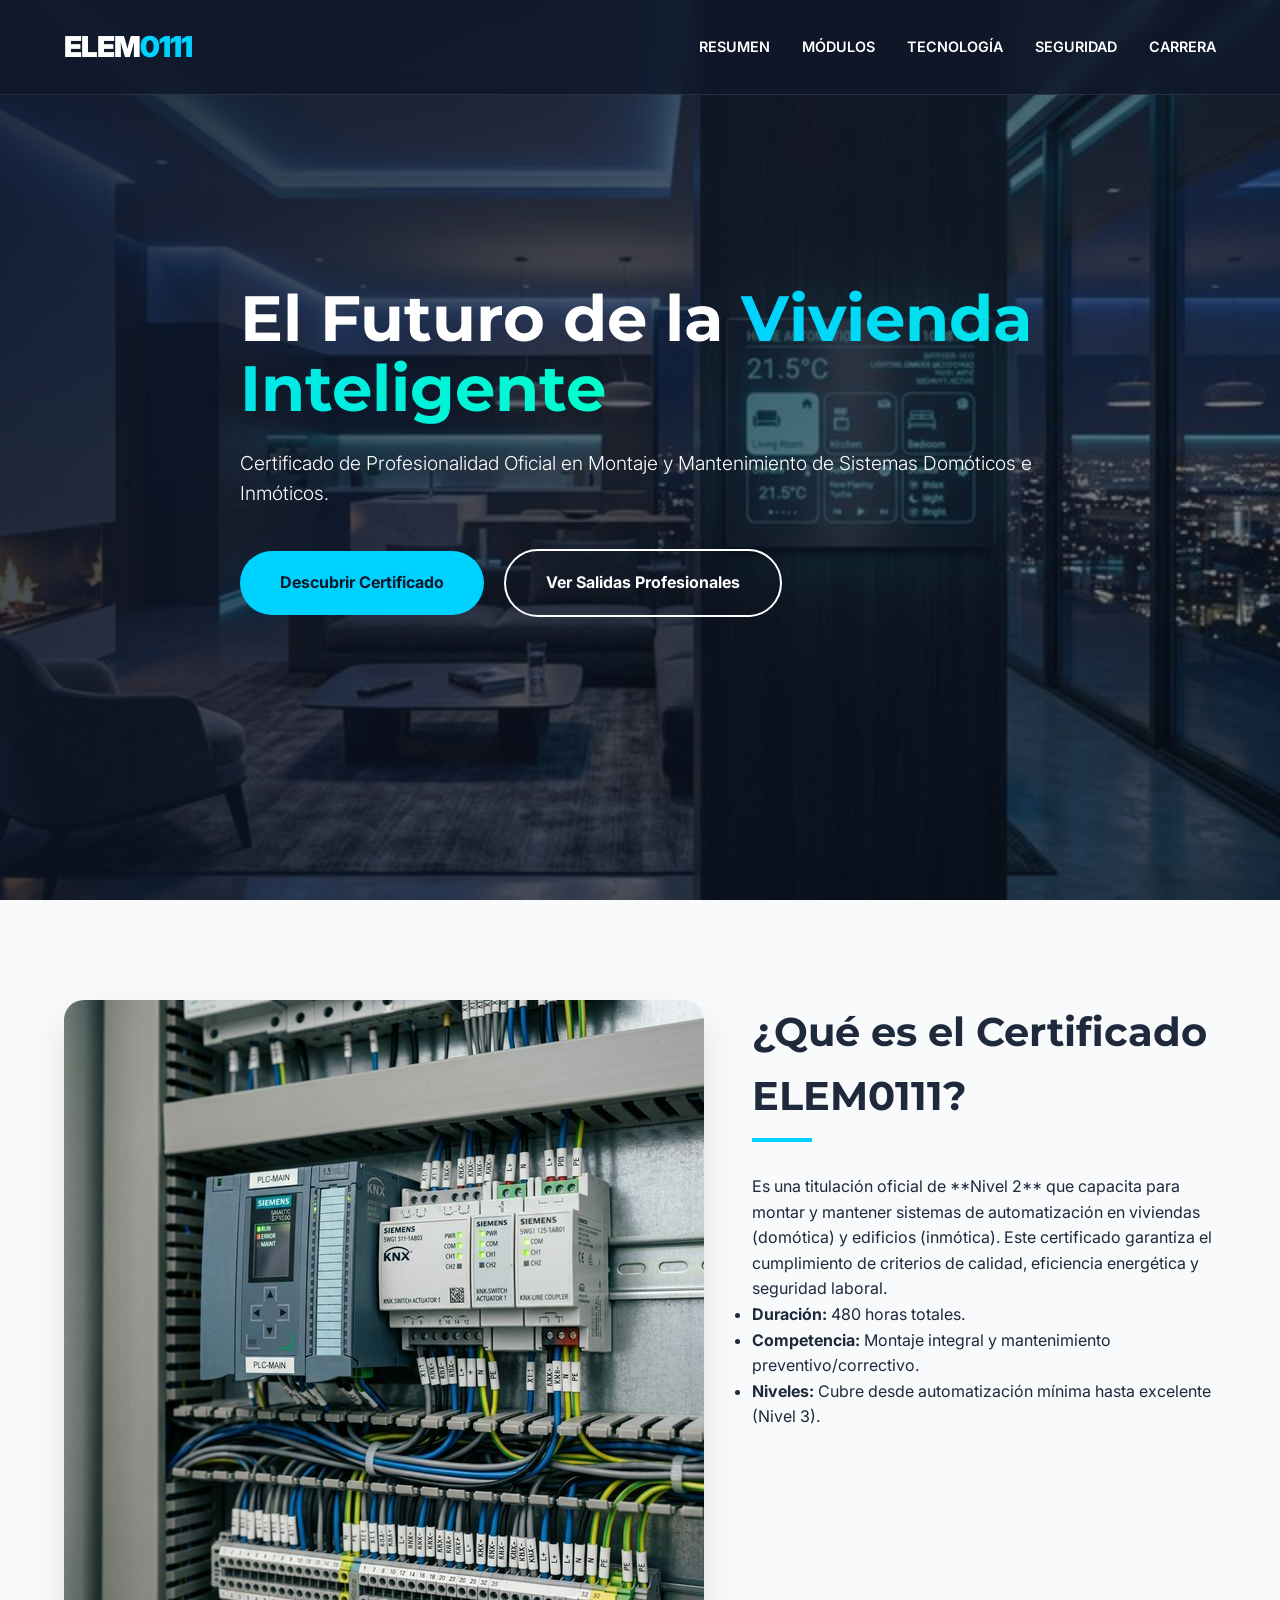
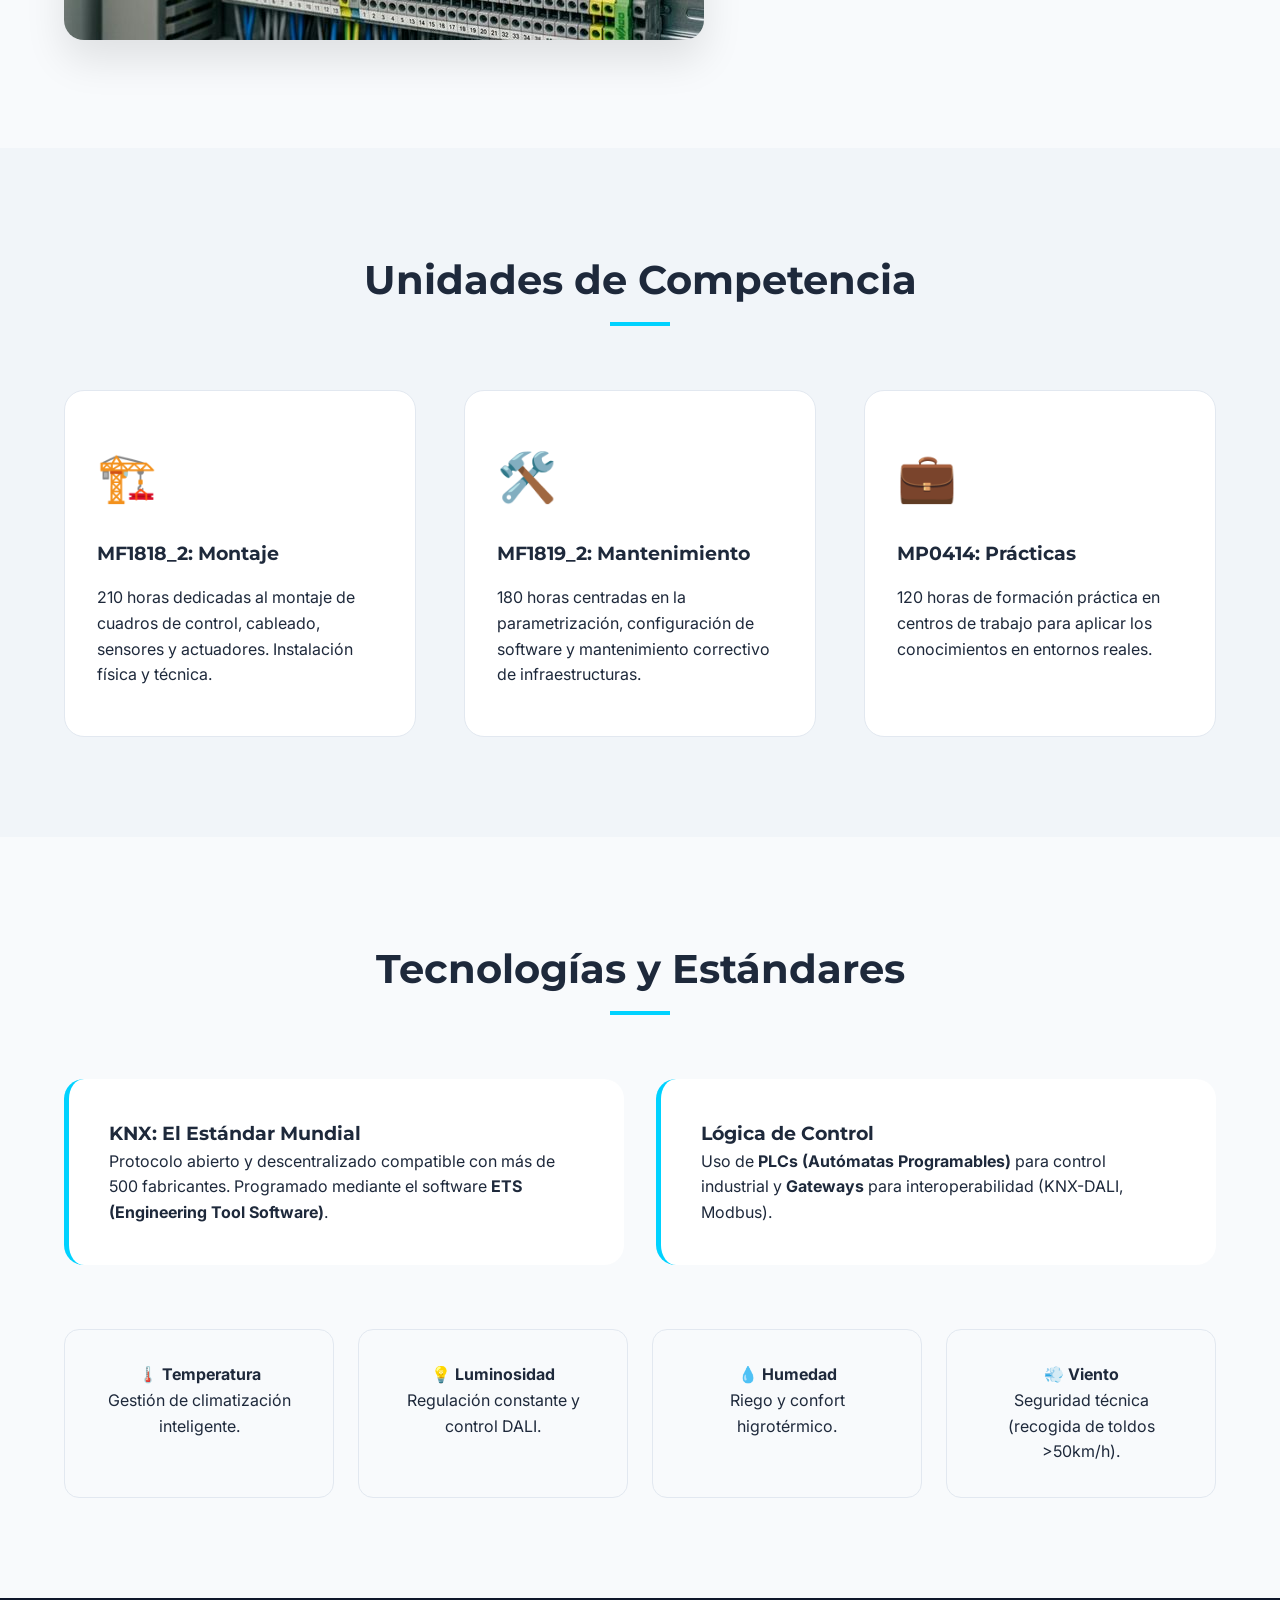
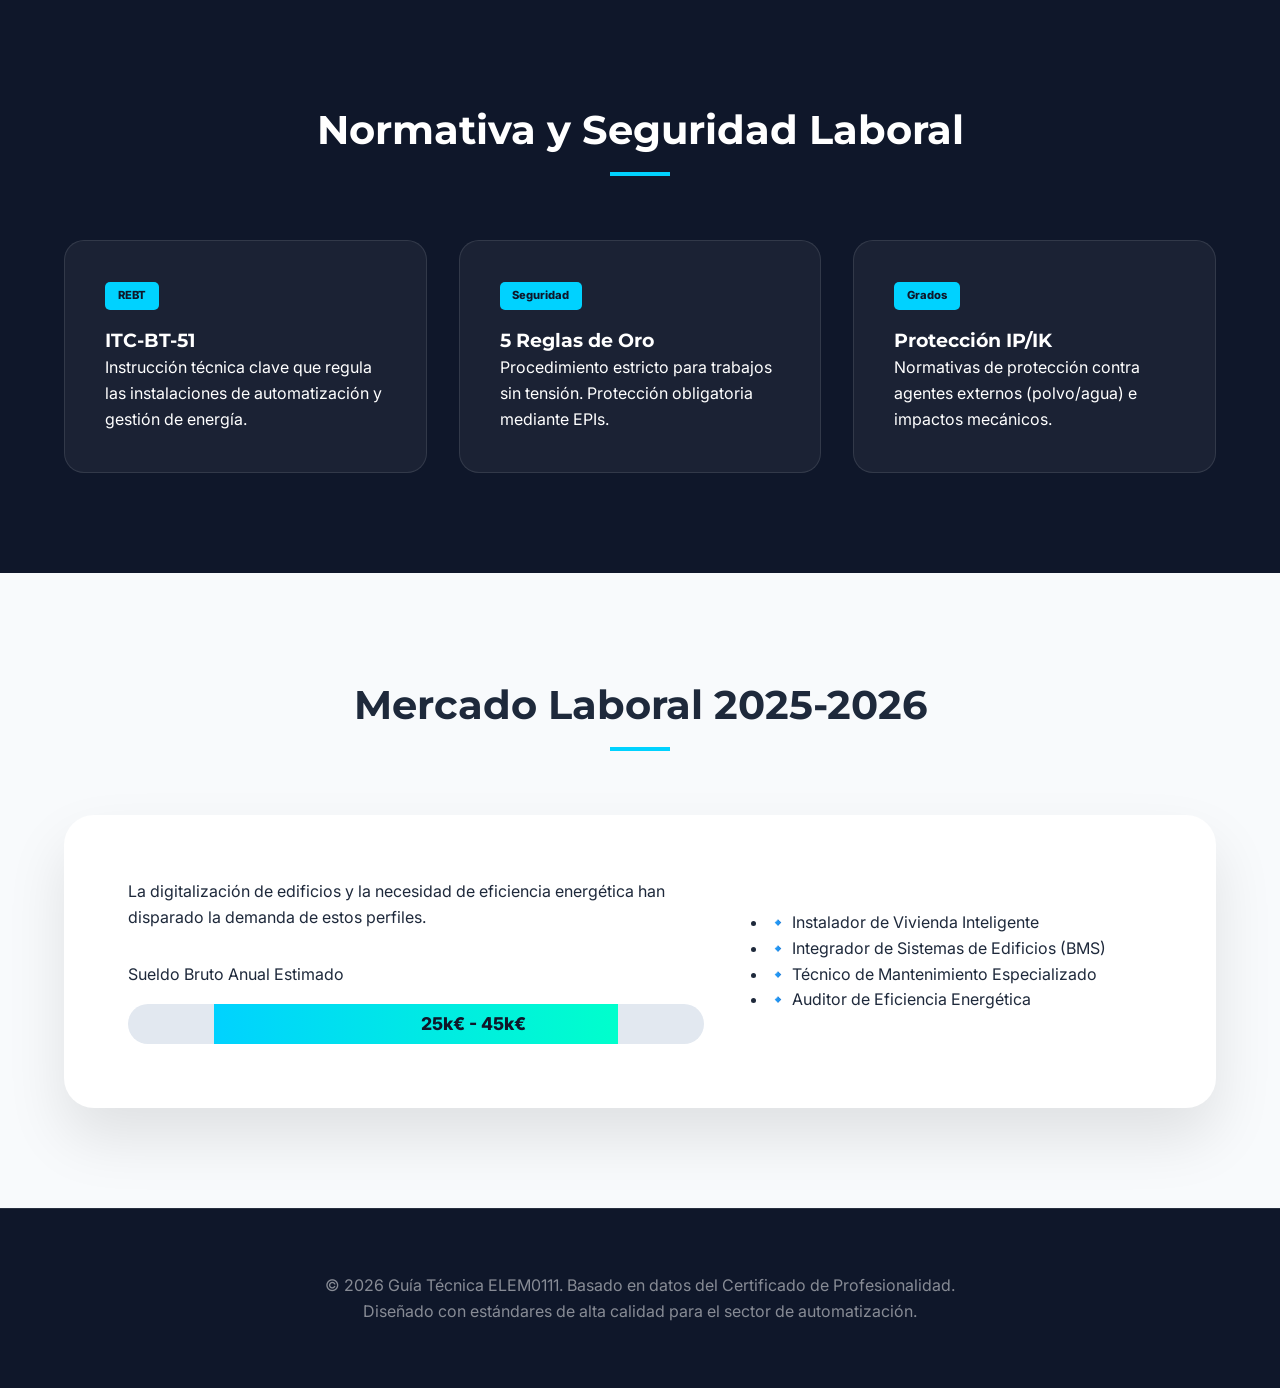
<file: index.html>
<!DOCTYPE html>
<html lang="es">
<head>
    <meta charset="UTF-8">
    <meta name="viewport" content="width=device-width, initial-scale=1.0">
    <title>Certificado ELEM0111: Domótica e Inmótica Profesional</title>
    <meta name="description" content="Guía completa del Certificado de Profesionalidad ELEM0111: Montaje y Mantenimiento de Sistemas Domóticos e Inmóticos.">
    <link rel="preconnect" href="https://fonts.googleapis.com">
    <link rel="preconnect" href="https://fonts.gstatic.com" crossorigin>
    <link href="https://fonts.googleapis.com/css2?family=Inter:wght@300;400;600;800&family=Montserrat:wght@700;900&display=swap" rel="stylesheet">
    <link rel="stylesheet" href="index.css">
</head>
<body>
    <nav class="navbar">
        <div class="container">
            <a href="#" class="logo">ELEM<span>0111</span></a>
            <ul class="nav-links">
                <li><a href="#overview">Resumen</a></li>
                <li><a href="#modules">Módulos</a></li>
                <li><a href="#tech">Tecnología</a></li>
                <li><a href="#safety">Seguridad</a></li>
                <li><a href="#career">Carrera</a></li>
            </ul>
        </div>
    </nav>

    <header class="hero" id="home">
        <div class="overlay"></div>
        <div class="container hero-content">
            <h1 class="fade-in">El Futuro de la <span>Vivienda Inteligente</span></h1>
            <p class="fade-in delay-1">Certificado de Profesionalidad Oficial en Montaje y Mantenimiento de Sistemas Domóticos e Inmóticos.</p>
            <div class="cta-group fade-in delay-2">
                <a href="#overview" class="btn btn-primary">Descubrir Certificado</a>
                <a href="#career" class="btn btn-outline">Ver Salidas Profesionales</a>
            </div>
        </div>
    </header>

    <section id="overview" class="section">
        <div class="container">
            <div class="grid grid-2">
                <div class="image-box">
                    <img src="knx_detail.png" alt="Detalle de Panel KNX" class="rounded shadow">
                </div>
                <div class="text-box">
                    <h2 class="section-title">¿Qué es el Certificado ELEM0111?</h2>
                    <p>Es una titulación oficial de **Nivel 2** que capacita para montar y mantener sistemas de automatización en viviendas (domótica) y edificios (inmótica). Este certificado garantiza el cumplimiento de criterios de calidad, eficiencia energética y seguridad laboral.</p>
                    <ul class="feature-list">
                        <li><strong>Duración:</strong> 480 horas totales.</li>
                        <li><strong>Competencia:</strong> Montaje integral y mantenimiento preventivo/correctivo.</li>
                        <li><strong>Niveles:</strong> Cubre desde automatización mínima hasta excelente (Nivel 3).</li>
                    </ul>
                </div>
            </div>
        </div>
    </section>

    <section id="modules" class="section bg-alt">
        <div class="container">
            <h2 class="section-title centered">Unidades de Competencia</h2>
            <div class="grid grid-3">
                <div class="card">
                    <div class="card-icon">🏗️</div>
                    <h3>MF1818_2: Montaje</h3>
                    <p>210 horas dedicadas al montaje de cuadros de control, cableado, sensores y actuadores. Instalación física y técnica.</p>
                </div>
                <div class="card">
                    <div class="card-icon">🛠️</div>
                    <h3>MF1819_2: Mantenimiento</h3>
                    <p>180 horas centradas en la parametrización, configuración de software y mantenimiento correctivo de infraestructuras.</p>
                </div>
                <div class="card">
                    <div class="card-icon">💼</div>
                    <h3>MP0414: Prácticas</h3>
                    <p>120 horas de formación práctica en centros de trabajo para aplicar los conocimientos en entornos reales.</p>
                </div>
            </div>
        </div>
    </section>

    <section id="tech" class="section">
        <div class="container">
            <h2 class="section-title centered">Tecnologías y Estándares</h2>
            <div class="tech-showcase">
                <div class="tech-item">
                    <h3>KNX: El Estándar Mundial</h3>
                    <p>Protocolo abierto y descentralizado compatible con más de 500 fabricantes. Programado mediante el software <strong>ETS (Engineering Tool Software)</strong>.</p>
                </div>
                <div class="tech-item">
                    <h3>Lógica de Control</h3>
                    <p>Uso de <strong>PLCs (Autómatas Programables)</strong> para control industrial y <strong>Gateways</strong> para interoperabilidad (KNX-DALI, Modbus).</p>
                </div>
            </div>
            <div class="magnitudes-grid">
                <div class="m-card">
                    <h4>🌡️ Temperatura</h4>
                    <p>Gestión de climatización inteligente.</p>
                </div>
                <div class="m-card">
                    <h4>💡 Luminosidad</h4>
                    <p>Regulación constante y control DALI.</p>
                </div>
                <div class="m-card">
                    <h4>💧 Humedad</h4>
                    <p>Riego y confort higrotérmico.</p>
                </div>
                <div class="m-card">
                    <h4>💨 Viento</h4>
                    <p>Seguridad técnica (recogida de toldos >50km/h).</p>
                </div>
            </div>
        </div>
    </section>

    <section id="safety" class="section bg-dark">
        <div class="container">
            <h2 class="section-title centered white">Normativa y Seguridad Laboral</h2>
            <div class="safety-grid">
                <div class="safety-item">
                    <span class="badge">REBT</span>
                    <h3>ITC-BT-51</h3>
                    <p>Instrucción técnica clave que regula las instalaciones de automatización y gestión de energía.</p>
                </div>
                <div class="safety-item">
                    <span class="badge">Seguridad</span>
                    <h3>5 Reglas de Oro</h3>
                    <p>Procedimiento estricto para trabajos sin tensión. Protección obligatoria mediante EPIs.</p>
                </div>
                <div class="safety-item">
                    <span class="badge">Grados</span>
                    <h3>Protección IP/IK</h3>
                    <p>Normativas de protección contra agentes externos (polvo/agua) e impactos mecánicos.</p>
                </div>
            </div>
        </div>
    </section>

    <section id="career" class="section career-section">
        <div class="container">
            <h2 class="section-title centered">Mercado Laboral 2025-2026</h2>
            <div class="career-box">
                <div class="career-text">
                    <p>La digitalización de edificios y la necesidad de eficiencia energética han disparado la demanda de estos perfiles.</p>
                    <div class="salary-meter">
                        <span>Sueldo Bruto Anual Estimado</span>
                        <div class="meter-bar">
                            <span class="marker" style="left: 60%;">25k€ - 45k€</span>
                        </div>
                    </div>
                </div>
                <div class="career-list">
                    <ul>
                        <li>🔹 Instalador de Vivienda Inteligente</li>
                        <li>🔹 Integrador de Sistemas de Edificios (BMS)</li>
                        <li>🔹 Técnico de Mantenimiento Especializado</li>
                        <li>🔹 Auditor de Eficiencia Energética</li>
                    </ul>
                </div>
            </div>
        </div>
    </section>

    <footer class="footer">
        <div class="container">
            <p>&copy; 2026 Guía Técnica ELEM0111. Basado en datos del Certificado de Profesionalidad.</p>
            <p>Diseñado con estándares de alta calidad para el sector de automatización.</p>
        </div>
    </footer>

    <script src="script.js"></script>
</body>
</html>
</file>
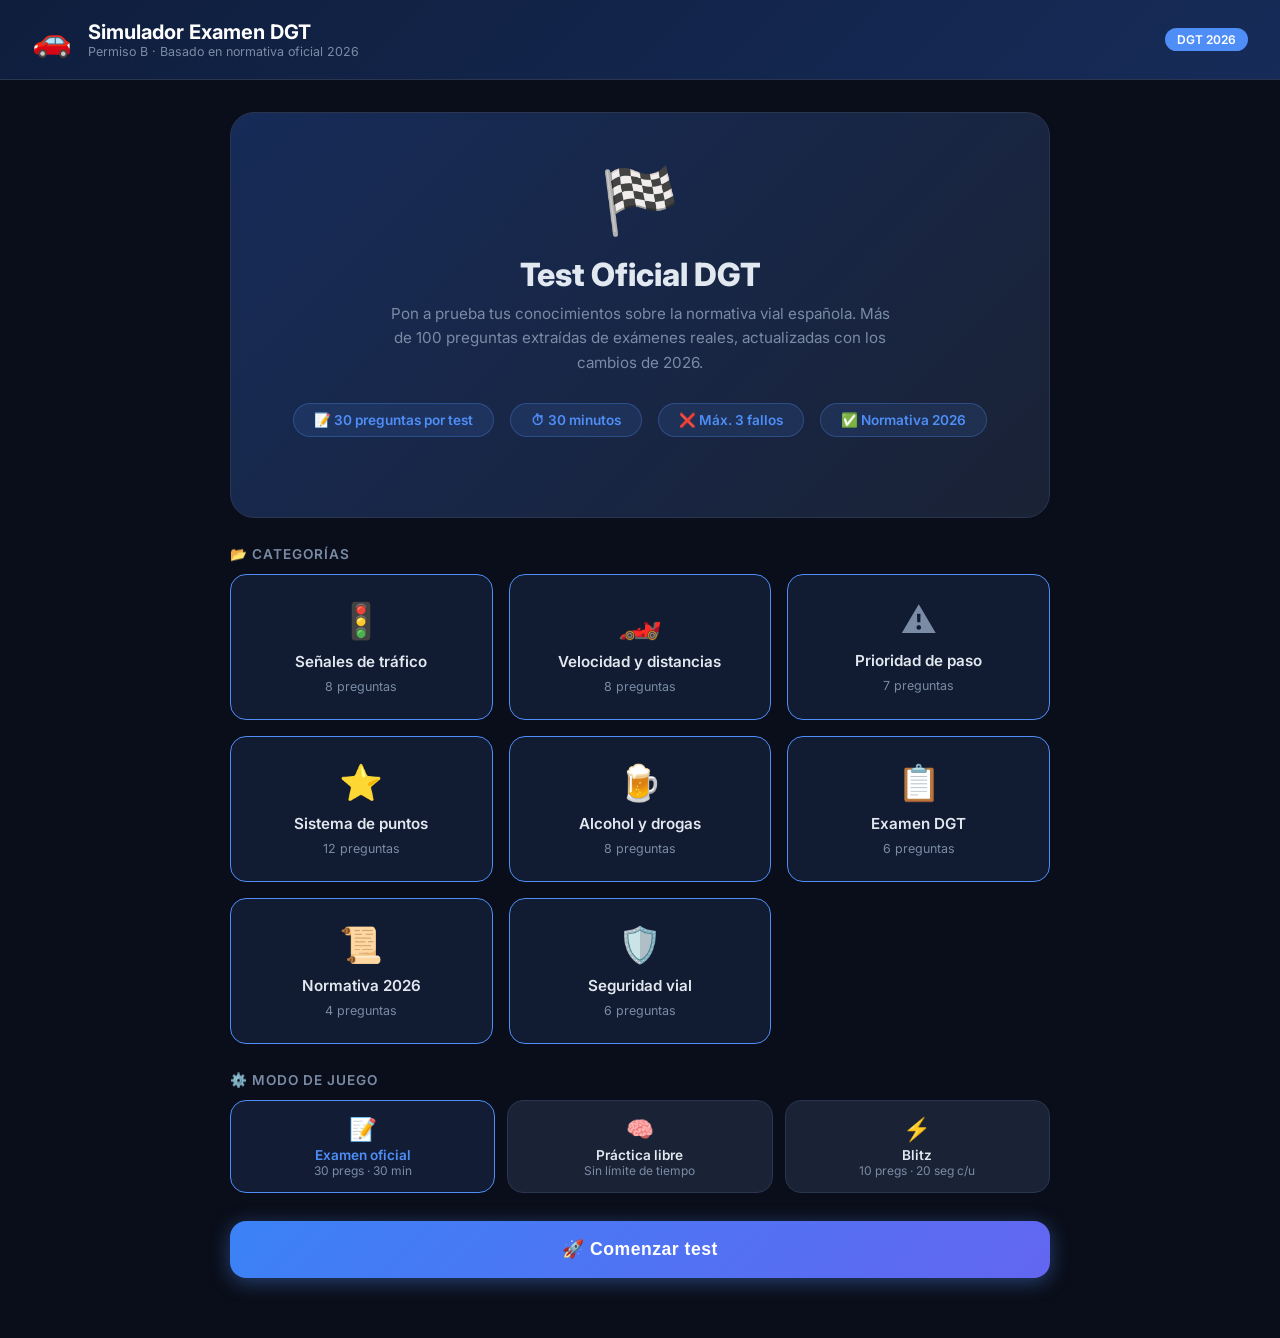
<file: dgt_quiz.html>
<!DOCTYPE html>
<html lang="es">
<head>
  <meta charset="UTF-8" />
  <meta name="viewport" content="width=device-width, initial-scale=1.0" />
  <title>🚗 Test DGT – Simulador Oficial del Examen Teórico</title>
  <link rel="preconnect" href="https://fonts.googleapis.com" />
  <link href="https://fonts.googleapis.com/css2?family=Inter:wght@300;400;500;600;700;800&display=swap" rel="stylesheet" />
  <style>
    :root {
      --bg: #0a0e1a;
      --surface: #121828;
      --card: #1a2235;
      --border: #2a3550;
      --primary: #4f8ef7;
      --primary-glow: rgba(79,142,247,0.25);
      --success: #22c55e;
      --success-bg: rgba(34,197,94,0.15);
      --danger: #ef4444;
      --danger-bg: rgba(239,68,68,0.15);
      --warn: #f59e0b;
      --warn-bg: rgba(245,158,11,0.15);
      --text: #e2e8f0;
      --text-muted: #7a8ba5;
      --radius: 16px;
    }

    * { box-sizing: border-box; margin: 0; padding: 0; }

    body {
      font-family: 'Inter', sans-serif;
      background: var(--bg);
      color: var(--text);
      min-height: 100vh;
      display: flex;
      flex-direction: column;
      align-items: center;
    }

    /* ── HEADER ── */
    header {
      width: 100%;
      background: linear-gradient(135deg, #0f1e3d 0%, #162b58 100%);
      border-bottom: 1px solid var(--border);
      padding: 20px 32px;
      display: flex;
      align-items: center;
      gap: 16px;
      position: sticky;
      top: 0;
      z-index: 100;
      backdrop-filter: blur(12px);
    }
    header .logo { font-size: 2rem; }
    header h1 { font-size: 1.25rem; font-weight: 700; color: #fff; }
    header p  { font-size: 0.78rem; color: var(--text-muted); }
    header .badge {
      margin-left: auto;
      background: var(--primary);
      color: #fff;
      padding: 4px 12px;
      border-radius: 99px;
      font-size: 0.75rem;
      font-weight: 600;
    }

    /* ── MAIN WRAPPER ── */
    main {
      width: 100%;
      max-width: 860px;
      padding: 32px 20px 60px;
    }

    /* ── SCREEN: HOME ── */
    #screen-home { display: flex; flex-direction: column; align-items: center; gap: 28px; }

    .hero-card {
      background: linear-gradient(135deg, #162b58 0%, #1a2235 100%);
      border: 1px solid var(--border);
      border-radius: 24px;
      padding: 48px 40px;
      text-align: center;
      width: 100%;
    }
    .hero-card .icon { font-size: 4rem; margin-bottom: 16px; display: block; }
    .hero-card h2 { font-size: 2rem; font-weight: 800; margin-bottom: 8px; }
    .hero-card p { color: var(--text-muted); font-size: 0.95rem; line-height: 1.6; max-width: 520px; margin: 0 auto 28px; }

    .stats-row {
      display: flex;
      gap: 16px;
      flex-wrap: wrap;
      justify-content: center;
      margin-bottom: 32px;
    }
    .stat-pill {
      background: rgba(79,142,247,0.12);
      border: 1px solid rgba(79,142,247,0.3);
      border-radius: 99px;
      padding: 8px 20px;
      font-size: 0.85rem;
      color: var(--primary);
      font-weight: 600;
    }

    .category-grid {
      display: grid;
      grid-template-columns: repeat(auto-fill, minmax(220px, 1fr));
      gap: 16px;
      width: 100%;
    }
    .cat-card {
      background: var(--card);
      border: 1px solid var(--border);
      border-radius: var(--radius);
      padding: 24px 20px;
      cursor: pointer;
      transition: all 0.2s ease;
      text-align: center;
      position: relative;
      overflow: hidden;
    }
    .cat-card::before {
      content: '';
      position: absolute;
      inset: 0;
      background: var(--primary-glow);
      opacity: 0;
      transition: opacity 0.2s;
    }
    .cat-card:hover { border-color: var(--primary); transform: translateY(-2px); box-shadow: 0 8px 30px rgba(0,0,0,0.3); }
    .cat-card:hover::before { opacity: 1; }
    .cat-card.active { border-color: var(--primary); background: rgba(79,142,247,0.1); }
    .cat-card .ci { font-size: 2.2rem; margin-bottom: 10px; display: block; }
    .cat-card h3 { font-size: 0.95rem; font-weight: 600; margin-bottom: 4px; }
    .cat-card span { font-size: 0.78rem; color: var(--text-muted); }

    .mode-row {
      display: flex;
      gap: 12px;
      width: 100%;
      flex-wrap: wrap;
      justify-content: center;
    }
    .mode-btn {
      flex: 1;
      min-width: 150px;
      padding: 14px 20px;
      border-radius: var(--radius);
      border: 1px solid var(--border);
      background: var(--card);
      cursor: pointer;
      text-align: center;
      transition: all 0.2s;
      color: var(--text);
    }
    .mode-btn:hover { border-color: var(--primary); }
    .mode-btn.active { border-color: var(--primary); background: rgba(79,142,247,0.12); color: var(--primary); }
    .mode-btn .mi { font-size: 1.4rem; margin-bottom: 4px; display: block; }
    .mode-btn h4 { font-size: 0.85rem; font-weight: 600; }
    .mode-btn p  { font-size: 0.75rem; color: var(--text-muted); }

    .btn-start {
      width: 100%;
      padding: 18px;
      border-radius: var(--radius);
      border: none;
      background: linear-gradient(135deg, #3b82f6, #6366f1);
      color: #fff;
      font-size: 1.1rem;
      font-weight: 700;
      cursor: pointer;
      transition: all 0.2s;
      letter-spacing: 0.5px;
      box-shadow: 0 4px 20px rgba(79,142,247,0.4);
    }
    .btn-start:hover { transform: translateY(-1px); box-shadow: 0 8px 30px rgba(79,142,247,0.5); }
    .btn-start:active { transform: translateY(0); }

    /* ── SCREEN: QUIZ ── */
    #screen-quiz { display: none; }

    .quiz-header {
      display: flex;
      align-items: center;
      gap: 12px;
      margin-bottom: 24px;
    }
    .quiz-back {
      background: var(--card);
      border: 1px solid var(--border);
      color: var(--text);
      padding: 8px 16px;
      border-radius: 99px;
      cursor: pointer;
      font-size: 0.85rem;
      transition: all 0.2s;
    }
    .quiz-back:hover { border-color: var(--primary); color: var(--primary); }

    .progress-bar-wrap {
      flex: 1;
      background: var(--card);
      border-radius: 99px;
      height: 8px;
      overflow: hidden;
    }
    .progress-bar-fill {
      height: 100%;
      background: linear-gradient(90deg, #3b82f6, #6366f1);
      border-radius: 99px;
      transition: width 0.4s ease;
    }

    .quiz-counter {
      font-size: 0.85rem;
      color: var(--text-muted);
      font-weight: 600;
      white-space: nowrap;
    }

    .score-row {
      display: flex;
      gap: 16px;
      margin-bottom: 24px;
    }
    .score-chip {
      display: flex;
      align-items: center;
      gap: 6px;
      background: var(--card);
      border: 1px solid var(--border);
      border-radius: 99px;
      padding: 6px 14px;
      font-size: 0.82rem;
      font-weight: 600;
    }
    .score-chip.correct { border-color: var(--success); color: var(--success); background: var(--success-bg); }
    .score-chip.wrong   { border-color: var(--danger);  color: var(--danger);  background: var(--danger-bg);  }
    .score-chip.time    { border-color: var(--warn);    color: var(--warn);    background: var(--warn-bg);    }

    .question-card {
      background: var(--card);
      border: 1px solid var(--border);
      border-radius: 20px;
      padding: 32px;
      margin-bottom: 20px;
    }
    .question-category {
      font-size: 0.75rem;
      font-weight: 600;
      color: var(--primary);
      text-transform: uppercase;
      letter-spacing: 1px;
      margin-bottom: 14px;
    }
    .question-text {
      font-size: 1.15rem;
      font-weight: 600;
      line-height: 1.6;
      color: #fff;
    }

    .options-list {
      display: flex;
      flex-direction: column;
      gap: 12px;
    }
    .option-btn {
      background: var(--card);
      border: 1px solid var(--border);
      border-radius: var(--radius);
      padding: 16px 20px;
      cursor: pointer;
      text-align: left;
      font-size: 0.95rem;
      color: var(--text);
      transition: all 0.18s;
      display: flex;
      align-items: center;
      gap: 14px;
      font-family: 'Inter', sans-serif;
    }
    .option-btn .opt-key {
      width: 32px; height: 32px;
      border-radius: 8px;
      background: rgba(255,255,255,0.07);
      display: flex; align-items: center; justify-content: center;
      font-weight: 700; font-size: 0.85rem;
      flex-shrink: 0;
    }
    .option-btn:not(.answered):hover {
      border-color: var(--primary);
      background: rgba(79,142,247,0.08);
    }
    .option-btn.correct  { border-color: var(--success); background: var(--success-bg); color: #fff; }
    .option-btn.wrong    { border-color: var(--danger);  background: var(--danger-bg);  color: #fff; }
    .option-btn.skipped  { border-color: var(--border);  opacity: 0.5; }
    .option-btn.correct .opt-key { background: var(--success); color: #fff; }
    .option-btn.wrong   .opt-key { background: var(--danger);  color: #fff; }

    .explanation {
      background: rgba(79,142,247,0.08);
      border: 1px solid rgba(79,142,247,0.3);
      border-radius: var(--radius);
      padding: 16px 20px;
      margin-top: 16px;
      font-size: 0.9rem;
      line-height: 1.6;
      color: var(--text);
      display: none;
    }
    .explanation strong { color: var(--primary); }

    .next-btn {
      width: 100%;
      padding: 16px;
      border-radius: var(--radius);
      border: none;
      background: linear-gradient(135deg, #3b82f6, #6366f1);
      color: #fff;
      font-size: 1rem;
      font-weight: 700;
      cursor: pointer;
      transition: all 0.2s;
      display: none;
      margin-top: 20px;
      box-shadow: 0 4px 16px rgba(79,142,247,0.35);
    }
    .next-btn:hover { transform: translateY(-1px); }

    /* ── SCREEN: RESULT ── */
    #screen-result { display: none; text-align: center; }

    .result-card {
      background: var(--card);
      border: 1px solid var(--border);
      border-radius: 24px;
      padding: 48px 40px;
      margin-bottom: 24px;
    }
    .result-icon { font-size: 5rem; display: block; margin-bottom: 20px; }
    .result-title { font-size: 2rem; font-weight: 800; margin-bottom: 8px; }
    .result-subtitle { color: var(--text-muted); font-size: 1rem; margin-bottom: 32px; }

    .result-stats {
      display: grid;
      grid-template-columns: repeat(3, 1fr);
      gap: 16px;
      margin-bottom: 32px;
    }
    .result-stat {
      background: var(--surface);
      border: 1px solid var(--border);
      border-radius: var(--radius);
      padding: 20px;
    }
    .result-stat .val { font-size: 2rem; font-weight: 800; margin-bottom: 4px; }
    .result-stat .lbl { font-size: 0.78rem; color: var(--text-muted); }
    .result-stat.c .val { color: var(--success); }
    .result-stat.e .val { color: var(--danger); }
    .result-stat.s .val { color: var(--primary); }

    .score-bar-wrap {
      background: var(--surface);
      border-radius: 99px;
      height: 14px;
      overflow: hidden;
      margin-bottom: 12px;
    }
    .score-bar-fill {
      height: 100%;
      border-radius: 99px;
      background: linear-gradient(90deg, var(--danger), var(--warn), var(--success));
      transition: width 1s ease 0.3s;
    }
    .score-pct { font-size: 2.5rem; font-weight: 800; margin-bottom: 4px; }
    .verdict { font-size: 1rem; font-weight: 700; margin-bottom: 32px; }
    .verdict.pass { color: var(--success); }
    .verdict.fail { color: var(--danger); }

    .review-list { text-align: left; }
    .review-item {
      background: var(--surface);
      border: 1px solid var(--border);
      border-radius: var(--radius);
      padding: 16px 20px;
      margin-bottom: 10px;
      font-size: 0.88rem;
    }
    .review-item .ri-q { font-weight: 600; margin-bottom: 6px; color: #fff; }
    .review-item .ri-a { color: var(--success); margin-bottom: 2px; }
    .review-item .ri-y { color: var(--danger); }
    .review-header { font-size: 0.85rem; font-weight: 700; text-transform: uppercase; letter-spacing: 1px; color: var(--text-muted); margin: 24px 0 12px; }

    .btn-row { display: flex; gap: 12px; flex-wrap: wrap; justify-content: center; }
    .btn-sec, .btn-prim {
      padding: 14px 28px;
      border-radius: var(--radius);
      font-size: 0.95rem;
      font-weight: 700;
      cursor: pointer;
      transition: all 0.2s;
    }
    .btn-sec  { background: var(--card); border: 1px solid var(--border); color: var(--text); }
    .btn-sec:hover  { border-color: var(--primary); color: var(--primary); }
    .btn-prim { background: linear-gradient(135deg, #3b82f6, #6366f1); border: none; color: #fff; box-shadow: 0 4px 16px rgba(79,142,247,0.35); }
    .btn-prim:hover { transform: translateY(-1px); }

    /* Timer ring */
    .timer-wrap {
      position: relative;
      width: 56px; height: 56px;
      margin-left: auto;
    }
    .timer-svg { transform: rotate(-90deg); }
    .timer-bg  { fill: none; stroke: var(--border); stroke-width: 4; }
    .timer-fg  { fill: none; stroke: var(--primary); stroke-width: 4; stroke-linecap: round; transition: stroke-dashoffset 1s linear, stroke 0.3s; }
    .timer-txt {
      position: absolute; inset: 0;
      display: flex; align-items: center; justify-content: center;
      font-size: 0.9rem; font-weight: 700;
    }

    @keyframes fadeIn { from { opacity: 0; transform: translateY(12px); } to { opacity: 1; transform: translateY(0); } }
    .fade-in { animation: fadeIn 0.3s ease; }

    @media (max-width: 520px) {
      .result-stats { grid-template-columns: 1fr 1fr; }
      .hero-card { padding: 32px 20px; }
      .question-card { padding: 20px; }
      header h1 { font-size: 1rem; }
    }
  </style>
</head>
<body>

<header>
  <div class="logo">🚗</div>
  <div>
    <h1>Simulador Examen DGT</h1>
    <p>Permiso B · Basado en normativa oficial 2026</p>
  </div>
  <div class="badge">DGT 2026</div>
</header>

<main>

  <!-- HOME SCREEN -->
  <div id="screen-home">
    <div class="hero-card">
      <span class="icon">🏁</span>
      <h2>Test Oficial DGT</h2>
      <p>Pon a prueba tus conocimientos sobre la normativa vial española. Más de 100 preguntas extraídas de exámenes reales, actualizadas con los cambios de 2026.</p>
      <div class="stats-row">
        <div class="stat-pill">📝 30 preguntas por test</div>
        <div class="stat-pill">⏱ 30 minutos</div>
        <div class="stat-pill">❌ Máx. 3 fallos</div>
        <div class="stat-pill">✅ Normativa 2026</div>
      </div>
    </div>

    <div style="width:100%">
      <p style="font-size:0.85rem;color:var(--text-muted);margin-bottom:12px;font-weight:600;text-transform:uppercase;letter-spacing:1px;">📂 Categorías</p>
      <div class="category-grid" id="cat-grid"></div>
    </div>

    <div style="width:100%">
      <p style="font-size:0.85rem;color:var(--text-muted);margin-bottom:12px;font-weight:600;text-transform:uppercase;letter-spacing:1px;">⚙️ Modo de juego</p>
      <div class="mode-row">
        <div class="mode-btn active" data-mode="exam" onclick="selectMode(this)">
          <span class="mi">📝</span>
          <h4>Examen oficial</h4>
          <p>30 pregs · 30 min</p>
        </div>
        <div class="mode-btn" data-mode="practice" onclick="selectMode(this)">
          <span class="mi">🧠</span>
          <h4>Práctica libre</h4>
          <p>Sin límite de tiempo</p>
        </div>
        <div class="mode-btn" data-mode="blitz" onclick="selectMode(this)">
          <span class="mi">⚡</span>
          <h4>Blitz</h4>
          <p>10 pregs · 20 seg c/u</p>
        </div>
      </div>
    </div>

    <button class="btn-start" onclick="startGame()">🚀 Comenzar test</button>
  </div>

  <!-- QUIZ SCREEN -->
  <div id="screen-quiz">
    <div class="quiz-header">
      <button class="quiz-back" onclick="goHome()">← Salir</button>
      <div class="progress-bar-wrap">
        <div class="progress-bar-fill" id="prog-bar" style="width:0%"></div>
      </div>
      <span class="quiz-counter" id="quiz-counter">1 / 30</span>
      <div class="timer-wrap" id="timer-wrap" style="display:none">
        <svg class="timer-svg" width="56" height="56" viewBox="0 0 56 56">
          <circle class="timer-bg" cx="28" cy="28" r="24"/>
          <circle class="timer-fg" id="timer-ring" cx="28" cy="28" r="24" stroke-dasharray="150.8" stroke-dashoffset="0"/>
        </svg>
        <div class="timer-txt" id="timer-txt">30</div>
      </div>
    </div>

    <div class="score-row">
      <div class="score-chip correct">✓ <span id="sc-correct">0</span></div>
      <div class="score-chip wrong">✗ <span id="sc-wrong">0</span></div>
    </div>

    <div class="question-card fade-in" id="question-card">
      <div class="question-category" id="q-category"></div>
      <div class="question-text" id="q-text"></div>
    </div>

    <div class="options-list" id="options-list"></div>
    <div class="explanation" id="explanation"></div>
    <button class="next-btn" id="next-btn" onclick="nextQuestion()">Siguiente pregunta →</button>
  </div>

  <!-- RESULT SCREEN -->
  <div id="screen-result">
    <div class="result-card">
      <span class="result-icon" id="res-icon">🏆</span>
      <div class="result-title" id="res-title">¡Aprobado!</div>
      <div class="result-subtitle" id="res-sub">Has superado el examen teórico DGT</div>

      <div class="score-pct" id="res-pct">90%</div>
      <div class="score-bar-wrap">
        <div class="score-bar-fill" id="res-bar" style="width:0%"></div>
      </div>
      <div class="verdict" id="res-verdict"></div>

      <div class="result-stats">
        <div class="result-stat c">
          <div class="val" id="res-corr">0</div>
          <div class="lbl">Correctas</div>
        </div>
        <div class="result-stat e">
          <div class="val" id="res-err">0</div>
          <div class="lbl">Errores</div>
        </div>
        <div class="result-stat s">
          <div class="val" id="res-pct2">0%</div>
          <div class="lbl">Puntuación</div>
        </div>
      </div>
    </div>

    <div class="review-list" id="review-list"></div>

    <div class="btn-row" style="margin-top:24px">
      <button class="btn-sec" onclick="goHome()">🏠 Inicio</button>
      <button class="btn-prim" onclick="startGame()">🔄 Repetir test</button>
    </div>
  </div>

</main>

<script>
// ─── DATA ────────────────────────────────────────────────────────────────────
const CATEGORIES = [
  { id: 'senales',    label: 'Señales de tráfico',   icon: '🚦' },
  { id: 'velocidad',  label: 'Velocidad y distancias', icon: '🏎️' },
  { id: 'prioridad',  label: 'Prioridad de paso',    icon: '⚠️' },
  { id: 'puntos',     label: 'Sistema de puntos',    icon: '⭐' },
  { id: 'alcohol',    label: 'Alcohol y drogas',     icon: '🍺' },
  { id: 'examen',     label: 'Examen DGT',           icon: '📋' },
  { id: 'normativa',  label: 'Normativa 2026',       icon: '📜' },
  { id: 'seguridad',  label: 'Seguridad vial',       icon: '🛡️' },
];

const QUESTIONS = [
  // ── SEÑALES ──
  { cat:'senales', q:'¿Cuál es el orden correcto de prioridad de las señales de tráfico?', opts:['Semáforos, agentes, señales verticales, marcas viales','Agentes, señalización circunstancial, semáforos, señales verticales, marcas viales','Marcas viales, señales verticales, semáforos, agentes'], ans:1, tip:'El orden de prioridad es: 1º Agentes, 2º Señalización circunstancial y balizamiento, 3º Semáforos, 4º Señales verticales, 5º Marcas viales.' },
  { cat:'senales', q:'¿Qué forma tienen las señales de advertencia de peligro?', opts:['Circular con borde rojo','Triangular con borde rojo','Rectangular azul'], ans:1, tip:'Las señales de advertencia de peligro son triangulares con borde rojo e indican la proximidad de un riesgo.' },
  { cat:'senales', q:'¿Qué indica una señal circular azul?', opts:['Prohibición','Obligación','Información'], ans:1, tip:'Las señales circulares azules indican obligaciones para el conductor.' },
  { cat:'senales', q:'¿Qué tipo de señal es generalmente rectangular y azul?', opts:['De peligro','De reglamentación','De indicación'], ans:2, tip:'Las señales de indicación son generalmente rectangulares y azules, y proporcionan información sobre la vía y servicios.' },
  { cat:'senales', q:'Si dos señales del mismo tipo parecen contradecirse, ¿cuál prevalece?', opts:['La más reciente','La más restrictiva','La más visible'], ans:1, tip:'En caso de contradicción entre señales del mismo tipo, prevalece siempre la más restrictiva.' },
  { cat:'senales', q:'¿Qué es la señal V-16?', opts:['Una señal de stop especial','Un dispositivo luminoso amarillo con geolocalización que preseñaliza peligro','Una marca vial para carriles VAO'], ans:1, tip:'La señal V-16 es un dispositivo luminoso de color amarillo autoalimentado con geolocalización obligatorio desde el 1 de enero de 2026, que sustituye a los triángulos de emergencia.' },
  { cat:'senales', q:'La señal V-16, ¿desde cuándo es obligatoria?', opts:['Desde 2024','Desde el 1 de enero de 2026','Aún no es obligatoria'], ans:1, tip:'La señal V-16 pasó a ser obligatoria a partir del 1 de enero de 2026.' },
  { cat:'senales', q:'Una señal circular con borde rojo indica:', opts:['Obligación','Limitación o prohibición','Información de servicios'], ans:1, tip:'Las señales circulares con borde rojo indican limitaciones o prohibiciones.' },

  // ── VELOCIDAD ──
  { cat:'velocidad', q:'¿Cuál es la velocidad máxima en autopistas y autovías para turismos?', opts:['100 km/h','110 km/h','120 km/h'], ans:2, tip:'La velocidad máxima genérica en autopistas y autovías es de 120 km/h para turismos y motocicletas.' },
  { cat:'velocidad', q:'¿Cuál es la velocidad mínima en autopistas y autovías?', opts:['40 km/h','60 km/h','80 km/h'], ans:1, tip:'La velocidad mínima en autopistas y autovías es de 60 km/h.' },
  { cat:'velocidad', q:'¿Cuál es la velocidad máxima en carreteras convencionales para turismos?', opts:['80 km/h','90 km/h','100 km/h'], ans:1, tip:'La velocidad máxima en carreteras convencionales es de 90 km/h.' },
  { cat:'velocidad', q:'En una calle urbana de un solo carril por sentido, ¿cuál es el límite de velocidad?', opts:['20 km/h','25 km/h','30 km/h'], ans:1, tip:'En calles urbanas de un solo carril por sentido, el límite es de 25 km/h.' },
  { cat:'velocidad', q:'En una plataforma única (sin bordillo), ¿cuál es el límite de velocidad en zona urbana?', opts:['10 km/h','20 km/h','30 km/h'], ans:1, tip:'En plataformas de única cota (sin bordillo), el límite es de 20 km/h.' },
  { cat:'velocidad', q:'En 2026, al adelantar a un ciclista, ¿cuánto debes reducir la velocidad respecto al límite?', opts:['10 km/h','20 km/h','30 km/h'], ans:1, tip:'Desde 2026 será obligatorio reducir la velocidad en al menos 20 km/h por debajo del límite al adelantar ciclistas o vehículos detenidos.' },
  { cat:'velocidad', q:'¿Cuál es la velocidad máxima en autovías dentro de poblado?', opts:['60 km/h','80 km/h','100 km/h'], ans:1, tip:'En autovías dentro de poblado, la velocidad máxima es de 80 km/h.' },
  { cat:'velocidad', q:'La distancia de seguridad fuera de poblado debe permitir:', opts:['Solo frenar sin colisionar','Frenar sin colisionar y que otros puedan adelantar si no está prohibido','Frenar en 50 metros'], ans:1, tip:'Fuera de poblado, la distancia de seguridad debe permitir frenar y además que los vehículos de detrás puedan adelantar con seguridad (salvo prohibición o saturación de tráfico).' },

  // ── PRIORIDAD ──
  { cat:'prioridad', q:'En una intersección sin señalizar, ¿quién tiene prioridad?', opts:['El vehículo más grande','El vehículo que viene por la derecha','El vehículo que lleva más tiempo esperando'], ans:1, tip:'En intersecciones sin señalizar, la norma general otorga prioridad a los vehículos que se aproximan por la derecha.' },
  { cat:'prioridad', q:'Un vehículo que circula por una vía sin pavimentar, ¿tiene prioridad sobre uno en vía pavimentada?', opts:['Sí, siempre','No, el de la vía pavimentada tiene prioridad','Depende del tamaño del vehículo'], ans:1, tip:'Los vehículos en vía pavimentada tienen prioridad sobre los que circulan por vía sin pavimentar.' },
  { cat:'prioridad', q:'¿Quién tiene prioridad en una glorieta?', opts:['El que entra a la glorieta','El que ya circula dentro de la glorieta','El que viene por la derecha'], ans:1, tip:'Los vehículos que ya circulan dentro de una glorieta tienen prioridad sobre los que pretenden entrar.' },
  { cat:'prioridad', q:'En un estrechamiento donde no pueden pasar dos vehículos, ¿quién tiene prioridad?', opts:['El vehículo más ligero','El que haya entrado primero','El que sube la pendiente'], ans:1, tip:'En estrechamientos donde no puedan pasar dos vehículos simultáneamente, tiene prioridad el vehículo que haya entrado primero.' },
  { cat:'prioridad', q:'En un tramo de gran pendiente donde los coches no pueden cruzarse, ¿quién cede el paso?', opts:['El que sube','El que baja','El más pequeño'], ans:1, tip:'En tramos de gran pendiente, tiene prioridad el vehículo que circula en sentido ascendente (subiendo), salvo que tenga un apartadero más cerca.' },
  { cat:'prioridad', q:'¿Cuándo tienen prioridad los peatones?', opts:['Siempre en cualquier lugar de la vía','En pasos de peatones señalizados y cuando el vehículo gira entrando en otra vía','Solo cuando hay semáforo verde para peatones'], ans:1, tip:'Los peatones tienen prioridad en pasos señalizados, cuando el vehículo gira para entrar en otra vía con peatones cruzando, o cuando el vehículo cruza un arcén con peatones.' },
  { cat:'prioridad', q:'¿Qué regla se aplica para realizar cualquier maniobra?', opts:['CFM (Carril, Faro, Maniobra)','RSM (Retrovisor, Señalización, Maniobra)','SMS (Señal, Maniobra, Seguridad)'], ans:1, tip:'Para realizar cualquier maniobra se debe aplicar la regla RSM: Retrovisor, Señalización y Maniobra.' },

  // ── PUNTOS ──
  { cat:'puntos', q:'¿Con cuántos puntos comienza un conductor novel su permiso?', opts:['6 puntos','8 puntos','12 puntos'], ans:1, tip:'Un conductor novel (o que recupera su permiso) empieza con 8 puntos.' },
  { cat:'puntos', q:'¿Cuántos puntos tiene el permiso tras 2 años sin infracciones?', opts:['10 puntos','12 puntos','14 puntos'], ans:1, tip:'Tras 2 años sin infracciones, el saldo de puntos sube a 12.' },
  { cat:'puntos', q:'¿Cuál es el máximo de puntos que se puede alcanzar?', opts:['12 puntos','14 puntos','15 puntos'], ans:2, tip:'El saldo máximo de puntos del permiso de conducir es de 15 puntos, que se alcanza tras 8 años sin infracciones.' },
  { cat:'puntos', q:'¿Cuántos puntos se pierden por usar el teléfono móvil sujetándolo con la mano?', opts:['3 puntos','4 puntos','6 puntos'], ans:2, tip:'Usar el teléfono móvil sujetándolo con la mano conlleva la pérdida de 6 puntos y una multa de 200€.' },
  { cat:'puntos', q:'¿Cuántos puntos se pierden por no respetar un semáforo en rojo?', opts:['2 puntos','4 puntos','6 puntos'], ans:1, tip:'No respetar señales de prioridad o semáforos conlleva la pérdida de 4 puntos.' },
  { cat:'puntos', q:'¿Cuántos puntos se pueden recuperar con el curso voluntario de 12 horas?', opts:['Hasta 4 puntos','Hasta 6 puntos','Hasta 8 puntos'], ans:1, tip:'Con el curso de recuperación voluntario de 12 horas se pueden recuperar hasta un máximo de 6 puntos.' },
  { cat:'puntos', q:'Tras perder todos los puntos, ¿cuánto tiempo debe esperar un conductor general para recuperar el permiso?', opts:['3 meses','6 meses','12 meses'], ans:1, tip:'Tras perder la vigencia del permiso, el conductor debe esperar 6 meses (3 meses para profesionales), hacer un curso de 24 horas y aprobar una prueba teórica.' },
  { cat:'puntos', q:'¿Cuántos puntos se pierden por llevar detectores de radar?', opts:['2 puntos','3 puntos','4 puntos'], ans:1, tip:'Llevar detectores de radar conlleva la pérdida de 3 puntos.' },
  { cat:'puntos', q:'¿Cuántos puntos se pierden por no usar el cinturón de seguridad?', opts:['2 puntos','3 puntos','4 puntos'], ans:2, tip:'No utilizar el cinturón de seguridad, el casco o sistemas de retención infantil supone la pérdida de 4 puntos.' },
  { cat:'puntos', q:'¿Quién es responsable de los puntos si el pasajero no lleva cinturón?', opts:['El conductor siempre','El propio pasajero','El titular del vehículo'], ans:1, tip:'El propio pasajero es responsable si él mismo no lleva puesto el cinturón de seguridad.' },
  { cat:'puntos', q:'¿Cuántos puntos pierde un conductor si no respeta la distancia de 1,5 m al adelantar a ciclistas?', opts:['3 puntos','4 puntos','6 puntos'], ans:2, tip:'No respetar la distancia mínima de 1,5 metros al adelantar a ciclistas supone una pérdida de 6 puntos.' },
  { cat:'puntos', q:'¿Cuántos puntos se pueden perder como máximo en un mismo día (regla general)?', opts:['4 puntos','6 puntos','8 puntos'], ans:2, tip:'Como norma general se pueden perder un máximo de 8 puntos al día, salvo que se cometan infracciones muy graves.' },

  // ── ALCOHOL ──
  { cat:'alcohol', q:'¿Cuál es el límite de alcoholemia para conductores en general (aire espirado)?', opts:['0,15 mg/l','0,25 mg/l','0,50 mg/l'], ans:1, tip:'El límite para conductores en general es de 0,25 mg/l en aire espirado o 0,50 g/l en sangre.' },
  { cat:'alcohol', q:'¿Cuál es el límite de alcoholemia para conductores noveles (aire espirado)?', opts:['0,10 mg/l','0,15 mg/l','0,25 mg/l'], ans:1, tip:'Conductores noveles (primeros 2 años) y profesionales tienen un límite más restrictivo: 0,15 mg/l en aire espirado.' },
  { cat:'alcohol', q:'¿En cuánto tiempo alcanza el alcohol su nivel máximo en el organismo?', opts:['10-20 minutos','30-90 minutos','2-3 horas'], ans:1, tip:'El alcohol alcanza su nivel máximo en el organismo entre 30 y 90 minutos después de la última ingesta.' },
  { cat:'alcohol', q:'¿Qué efecto visual produce el alcohol en la conducción?', opts:['Aumenta el campo visual','Provoca el efecto túnel (disminuye el campo visual)','Mejora la visión nocturna'], ans:1, tip:'El alcohol produce el llamado "efecto túnel", que disminuye el campo visual del conductor.' },
  { cat:'alcohol', q:'¿Cuántos puntos se pierden por duplicar la tasa de alcohol permitida?', opts:['4 puntos','6 puntos','8 puntos'], ans:1, tip:'Duplicar la tasa de alcohol permitida o negarse a realizar las pruebas conlleva la pérdida de 6 puntos.' },
  { cat:'alcohol', q:'¿Están obligados los ciclistas a someterse a pruebas de alcoholemia?', opts:['No, solo los conductores de vehículos a motor','Sí, todos los conductores y ciclistas','Solo si están implicados en un accidente'], ans:1, tip:'Todos los conductores de vehículos y bicicletas están obligados a someterse a las pruebas de detección de alcohol cuando sean requeridos.' },
  { cat:'alcohol', q:'¿Cuántos puntos se pierden por conducir bajo los efectos de drogas?', opts:['4 puntos','6 puntos','8 puntos'], ans:1, tip:'Conducir bajo los efectos de drogas supone la pérdida de 6 puntos, además de las consecuencias penales que correspondan.' },
  { cat:'alcohol', q:'¿Pueden los agentes inmovilizar el vehículo si el conductor da positivo en alcoholemia?', opts:['No, solo pueden multar','Sí, pueden proceder a la inmovilización','Solo si el conductor reincide'], ans:1, tip:'Los agentes pueden proceder a la inmovilización del vehículo si el conductor da positivo en alcoholemia o se niega a someterse a la prueba.' },

  // ── EXAMEN DGT ──
  { cat:'examen', q:'¿Cuántas preguntas tiene el examen teórico del permiso B?', opts:['20 preguntas','25 preguntas','30 preguntas'], ans:2, tip:'El examen teórico del permiso B consta de 30 preguntas tipo test.' },
  { cat:'examen', q:'¿Cuántos fallos máximos se permiten para aprobar el examen teórico?', opts:['2 fallos','3 fallos','4 fallos'], ans:1, tip:'Para aprobar se permite un máximo de 3 errores (hay que responder correctamente al menos 27 de 30 preguntas).' },
  { cat:'examen', q:'¿Cuánto tiempo se dispone para realizar el examen teórico?', opts:['20 minutos','30 minutos','45 minutos'], ans:1, tip:'Se dispone de 30 minutos para completar el examen teórico del permiso B.' },
  { cat:'examen', q:'¿Cuántas oportunidades da el pago de tasas del examen?', opts:['Una sola oportunidad','Dos oportunidades','Tres oportunidades'], ans:1, tip:'El pago de las tasas da derecho a dos oportunidades: dos suspensos permitidos entre el teórico y el práctico.' },
  { cat:'examen', q:'Una vez aprobado el examen teórico, ¿cuánto tiempo se tiene para aprobar el práctico?', opts:['1 año','2 años','3 años'], ans:1, tip:'El aprobado teórico tiene una vigencia de 2 años para aprobar el examen práctico.' },
  { cat:'examen', q:'¿Es el examen teórico igual para autoescuela que por libre?', opts:['No, el de libre es más difícil','Sí, el examen es el mismo para ambas modalidades','Solo difiere en el número de preguntas'], ans:1, tip:'El examen teórico es exactamente igual en toda España, independientemente de si se realiza a través de autoescuela o por libre.' },

  // ── NORMATIVA 2026 ──
  { cat:'normativa', q:'En 2026, ¿pueden las motocicletas circular por el arcén derecho en retenciones?', opts:['No, está prohibido','Sí, pero sin superar 30 km/h y respetando bicicletas','Sí, a cualquier velocidad'], ans:1, tip:'En 2026 se permite a las motocicletas circular por el arcén derecho en retenciones, sin superar los 30 km/h y respetando a las bicicletas.' },
  { cat:'normativa', q:'En 2026, los vehículos con etiqueta ambiental solos, ¿pueden usar el carril VAO?', opts:['Sí, sin restricciones','Sí, pero solo en horas valle','No, el carril VAO se restringe a vehículos con 2+ ocupantes, motos y transporte público'], ans:2, tip:'En 2026 el carril VAO se restringe a vehículos con al menos dos ocupantes, motocicletas y transporte público, excluyendo turismos solos aunque llevan etiqueta ambiental.' },
  { cat:'normativa', q:'¿Dónde deben colocarse los triángulos de emergencia tradicionales desde 2026?', opts:['Siguen igual, delante y detrás del vehículo','Son sustituidos definitivamente por la señal V-16','Deben llevarse siempre dos delante'], ans:1, tip:'Desde el 1 de enero de 2026, la señal V-16 sustituye definitivamente a los triángulos de preseñalización de peligro.' },
  { cat:'normativa', q:'¿Cuál es la nueva norma al adelantar vehículos detenidos en la calzada o arcén en 2026?', opts:['Reducir 10 km/h','Reducir al menos 20 km/h por debajo del límite','Parar completamente'], ans:1, tip:'En 2026, es obligatorio reducir la velocidad en al menos 20 km/h por debajo del límite al adelantar ciclistas o vehículos detenidos en calzada o arcén.' },

  // ── SEGURIDAD VIAL ──
  { cat:'seguridad', q:'¿Para qué está reservado el arcén de las carreteras?', opts:['Para vehículos lentos','Para peatones, animales, ciclos, ciclomotores y PMR','Para aparcamiento de emergencia únicamente'], ans:1, tip:'El arcén está reservado para peatones, animales, ciclos, ciclomotores y vehículos para personas de movilidad reducida (PMR).' },
  { cat:'seguridad', q:'¿Cuál es la regla básica de circulación en España?', opts:['Circular por el centro de la calzada','Circular por la derecha','Circular siempre por el carril lento'], ans:1, tip:'La regla básica de circulación es mantenerse por la derecha de la calzada.' },
  { cat:'seguridad', q:'¿Cuántos puntos se pierden por tirar objetos a la vía que puedan causar incendios?', opts:['3 puntos','4 puntos','6 puntos'], ans:2, tip:'Tirar objetos a la vía que puedan causar incendios o accidentes (como cigarrillos) supone la pérdida de 6 puntos.' },
  { cat:'seguridad', q:'¿Cuántos puntos se pierden por usar auriculares mientras se conduce?', opts:['2 puntos','3 puntos','4 puntos'], ans:1, tip:'Utilizar auriculares o dispositivos similares mientras se conduce conlleva la pérdida de 3 puntos.' },
  { cat:'seguridad', q:'¿El conductor es responsable si su acompañante menor no lleva puesto el casco?', opts:['No, el menor es el responsable','Sí, el conductor es el responsable de los menores','Los padres siempre son responsables en cualquier caso'], ans:1, tip:'El conductor es el responsable si los pasajeros o menores no usan el casco o la silla infantil.' },
  { cat:'seguridad', q:'¿Cuántos puntos se pierden por realizar una conducción temeraria?', opts:['4 puntos','6 puntos','8 puntos'], ans:1, tip:'La conducción temeraria conlleva la pérdida de 6 puntos y puede tener consecuencias penales.' },
];

// ─── STATE ───────────────────────────────────────────────────────────────────
let state = {
  mode: 'exam',
  selectedCats: new Set(CATEGORIES.map(c => c.id)),
  questions: [],
  idx: 0,
  correct: 0,
  wrong: 0,
  answered: false,
  history: [],
  timerInterval: null,
  timeLeft: 30,
};

// ─── INIT ─────────────────────────────────────────────────────────────────────
function init() {
  const grid = document.getElementById('cat-grid');
  CATEGORIES.forEach(cat => {
    const div = document.createElement('div');
    div.className = 'cat-card active';
    div.dataset.id = cat.id;
    div.innerHTML = `<span class="ci">${cat.icon}</span><h3>${cat.label}</h3><span>${QUESTIONS.filter(q=>q.cat===cat.id).length} preguntas</span>`;
    div.onclick = () => toggleCat(div, cat.id);
    grid.appendChild(div);
  });
}

function toggleCat(el, id) {
  if (state.selectedCats.has(id)) {
    if (state.selectedCats.size <= 1) return;
    state.selectedCats.delete(id);
    el.classList.remove('active');
  } else {
    state.selectedCats.add(id);
    el.classList.add('active');
  }
}

function selectMode(el) {
  document.querySelectorAll('.mode-btn').forEach(b => b.classList.remove('active'));
  el.classList.add('active');
  state.mode = el.dataset.mode;
}

// ─── GAME FLOW ────────────────────────────────────────────────────────────────
function shuffle(arr) { return [...arr].sort(() => Math.random() - 0.5); }

function startGame() {
  clearInterval(state.timerInterval);
  let pool = QUESTIONS.filter(q => state.selectedCats.has(q.cat));
  pool = shuffle(pool);
  const count = state.mode === 'exam' ? 30 : state.mode === 'blitz' ? 10 : Math.min(pool.length, 30);
  state.questions = pool.slice(0, Math.min(count, pool.length));
  state.idx = 0; state.correct = 0; state.wrong = 0;
  state.history = [];
  showScreen('quiz');
  renderQuestion();
}

function showScreen(name) {
  ['home','quiz','result'].forEach(s => {
    document.getElementById('screen-'+s).style.display = s === name ? 'block' : 'none';
  });
}

function renderQuestion() {
  const q = state.questions[state.idx];
  const total = state.questions.length;
  state.answered = false;

  document.getElementById('prog-bar').style.width = `${(state.idx/total)*100}%`;
  document.getElementById('quiz-counter').textContent = `${state.idx+1} / ${total}`;
  document.getElementById('sc-correct').textContent = state.correct;
  document.getElementById('sc-wrong').textContent = state.wrong;

  const catMeta = CATEGORIES.find(c => c.id === q.cat);
  document.getElementById('q-category').textContent = `${catMeta.icon} ${catMeta.label}`;
  document.getElementById('q-text').textContent = q.q;
  document.getElementById('explanation').style.display = 'none';
  document.getElementById('next-btn').style.display = 'none';

  const optList = document.getElementById('options-list');
  optList.innerHTML = '';
  const keys = ['A','B','C','D'];
  q.opts.forEach((opt, i) => {
    const btn = document.createElement('button');
    btn.className = 'option-btn';
    btn.innerHTML = `<span class="opt-key">${keys[i]}</span> ${opt}`;
    btn.onclick = () => selectAnswer(i);
    optList.appendChild(btn);
  });

  // Fade-in effect
  const card = document.getElementById('question-card');
  card.classList.remove('fade-in');
  void card.offsetWidth;
  card.classList.add('fade-in');

  // Timer
  const timerWrap = document.getElementById('timer-wrap');
  if (state.mode === 'blitz') {
    timerWrap.style.display = 'block';
    startTimer();
  } else {
    timerWrap.style.display = 'none';
  }
}

function startTimer() {
  clearInterval(state.timerInterval);
  state.timeLeft = 20;
  updateTimerUI();
  state.timerInterval = setInterval(() => {
    state.timeLeft--;
    updateTimerUI();
    if (state.timeLeft <= 0) {
      clearInterval(state.timerInterval);
      if (!state.answered) autoSkip();
    }
  }, 1000);
}

function updateTimerUI() {
  const ring = document.getElementById('timer-ring');
  const txt  = document.getElementById('timer-txt');
  const max = 20, circ = 150.8;
  const pct = state.timeLeft / max;
  ring.style.strokeDashoffset = circ * (1 - pct);
  ring.style.stroke = pct > 0.5 ? 'var(--primary)' : pct > 0.25 ? 'var(--warn)' : 'var(--danger)';
  txt.textContent = state.timeLeft;
}

function autoSkip() {
  state.answered = true;
  const q = state.questions[state.idx];
  state.wrong++;
  const btns = document.querySelectorAll('.option-btn');
  btns.forEach((b,i) => {
    b.classList.add('answered');
    if (i === q.ans) b.classList.add('correct');
    else b.classList.add('skipped');
  });
  const exp = document.getElementById('explanation');
  exp.innerHTML = `<strong>⏰ Tiempo agotado.</strong> ${q.tip}`;
  exp.style.display = 'block';
  document.getElementById('next-btn').style.display = 'block';
  state.history.push({ q: q.q, correct: q.opts[q.ans], yours: 'Sin respuesta', ok: false });
  document.getElementById('sc-wrong').textContent = state.wrong;
}

function selectAnswer(chosen) {
  if (state.answered) return;
  clearInterval(state.timerInterval);
  state.answered = true;
  const q = state.questions[state.idx];
  const ok = chosen === q.ans;
  if (ok) state.correct++; else state.wrong++;

  const btns = document.querySelectorAll('.option-btn');
  btns.forEach((b,i) => {
    b.classList.add('answered');
    if (i === q.ans) b.classList.add('correct');
    else if (i === chosen && !ok) b.classList.add('wrong');
    else b.classList.add('skipped');
  });

  const exp = document.getElementById('explanation');
  exp.innerHTML = (ok ? '✅ <strong>¡Correcto!</strong> ' : '❌ <strong>Incorrecto.</strong> ') + q.tip;
  exp.style.display = 'block';
  document.getElementById('next-btn').style.display = 'block';

  document.getElementById('sc-correct').textContent = state.correct;
  document.getElementById('sc-wrong').textContent = state.wrong;

  state.history.push({ q: q.q, correct: q.opts[q.ans], yours: q.opts[chosen], ok });
}

function nextQuestion() {
  state.idx++;
  if (state.idx >= state.questions.length) {
    showResult();
  } else {
    renderQuestion();
  }
}

function showResult() {
  clearInterval(state.timerInterval);
  showScreen('result');
  const total = state.questions.length;
  const pct = Math.round((state.correct / total) * 100);
  const isExam = state.mode === 'exam';
  const passed = isExam ? state.wrong <= 3 : pct >= 70;

  document.getElementById('res-icon').textContent = passed ? '🏆' : '📚';
  document.getElementById('res-title').textContent = passed ? '¡Aprobado!' : 'Sigue estudiando';
  document.getElementById('res-sub').textContent = passed
    ? '¡Enhorabuena! Has superado el test con éxito.'
    : 'No te rindas. ¡Repasa los temas fallados y vuelve a intentarlo!';
  document.getElementById('res-pct').textContent  = pct + '%';
  document.getElementById('res-pct2').textContent = pct + '%';
  document.getElementById('res-corr').textContent = state.correct;
  document.getElementById('res-err').textContent  = state.wrong;

  const verdict = document.getElementById('res-verdict');
  verdict.textContent = passed
    ? (isExam ? `✅ Aprobado (${state.wrong} error${state.wrong!==1?'s':''} de 3 permitidos)` : '✅ ¡Bien hecho!')
    : (isExam ? `❌ Suspendido (${state.wrong} errores, máximo permitido: 3)` : '❌ Necesitas más estudio');
  verdict.className = 'verdict ' + (passed ? 'pass' : 'fail');

  setTimeout(() => {
    document.getElementById('res-bar').style.width = pct + '%';
  }, 100);

  // Review section
  const rev = document.getElementById('review-list');
  const wrong = state.history.filter(h => !h.ok);
  rev.innerHTML = '';
  if (wrong.length > 0) {
    const hdr = document.createElement('div');
    hdr.className = 'review-header';
    hdr.textContent = `❌ Preguntas falladas (${wrong.length})`;
    rev.appendChild(hdr);
    wrong.forEach(h => {
      const d = document.createElement('div');
      d.className = 'review-item';
      d.innerHTML = `<div class="ri-q">📝 ${h.q}</div><div class="ri-a">✅ Correcta: ${h.correct}</div><div class="ri-y">❌ Tu respuesta: ${h.yours}</div>`;
      rev.appendChild(d);
    });
  }
}

function goHome() {
  clearInterval(state.timerInterval);
  showScreen('home');
}

init();
</script>
</body>
</html>
</file>
<file: index.css>
:root {
    --primary: #00d2ff;
    --primary-dark: #00a8cc;
    --secondary: #3a4750;
    --bg-dark: #0f172a;
    --bg-light: #f8fafc;
    --text-main: #1e293b;
    --text-muted: #64748b;
    --white: #ffffff;
    --glass: rgba(255, 255, 255, 0.05);
    --transition: all 0.3s ease;
}

* {
    margin: 0;
    padding: 0;
    box-sizing: border-box;
}

body {
    font-family: 'Inter', sans-serif;
    color: var(--text-main);
    background-color: var(--bg-light);
    line-height: 1.6;
    overflow-x: hidden;
}

.container {
    width: 90%;
    max-width: 1200px;
    margin: 0 auto;
}

h1, h2, h3 {
    font-family: 'Montserrat', sans-serif;
}

/* Navbar */
.navbar {
    position: fixed;
    top: 0;
    width: 100%;
    padding: 1.5rem 0;
    z-index: 1000;
    background: rgba(15, 23, 42, 0.8);
    backdrop-filter: blur(10px);
    border-bottom: 1px solid rgba(255,255,255,0.1);
}

.navbar .container {
    display: flex;
    justify-content: space-between;
    align-items: center;
}

.logo {
    font-size: 1.8rem;
    font-weight: 900;
    color: var(--white);
    text-decoration: none;
    letter-spacing: -1px;
}

.logo span {
    color: var(--primary);
}

.nav-links {
    display: flex;
    list-style: none;
}

.nav-links a {
    color: var(--white);
    text-decoration: none;
    margin-left: 2rem;
    font-weight: 600;
    font-size: 0.9rem;
    text-transform: uppercase;
    transition: var(--transition);
}

.nav-links a:hover {
    color: var(--primary);
}

/* Hero */
.hero {
    height: 100vh;
    background: url('hero.png') no-repeat center center/cover;
    display: flex;
    align-items: center;
    position: relative;
    color: var(--white);
}

.overlay {
    position: absolute;
    top: 0;
    left: 0;
    width: 100%;
    height: 100%;
    background: linear-gradient(135deg, rgba(15, 23, 42, 0.9) 0%, rgba(15, 23, 42, 0.4) 100%);
}

.hero-content {
    position: relative;
    z-index: 10;
    max-width: 800px;
}

.hero h1 {
    font-size: 4rem;
    line-height: 1.1;
    margin-bottom: 1.5rem;
}

.hero h1 span {
    background: linear-gradient(90deg, var(--primary), #00ffcc);
    -webkit-background-clip: text;
    -webkit-text-fill-color: transparent;
}

.hero p {
    font-size: 1.2rem;
    font-weight: 300;
    margin-bottom: 2.5rem;
    opacity: 0.9;
}

/* Sections */
.section {
    padding: 100px 0;
}

.section-title {
    font-size: 2.5rem;
    margin-bottom: 2rem;
    position: relative;
}

.section-title.centered {
    text-align: center;
    margin-bottom: 4rem;
}

.section-title::after {
    content: '';
    display: block;
    width: 60px;
    height: 4px;
    background: var(--primary);
    margin-top: 10px;
}

.section-title.centered::after {
    margin: 10px auto;
}

.bg-alt {
    background-color: #f1f5f9;
}

.bg-dark {
    background-color: var(--bg-dark);
    color: var(--white);
}

/* Grid System */
.grid {
    display: grid;
    gap: 3rem;
}

.grid-2 { grid-template-columns: 1fr 1fr; }
.grid-3 { grid-template-columns: repeat(auto-fit, minmax(300px, 1fr)); }

/* Components */
.rounded { border-radius: 20px; }
.shadow { box-shadow: 0 20px 40px rgba(0,0,0,0.1); }

.card {
    background: var(--white);
    padding: 3rem 2rem;
    border-radius: 20px;
    transition: var(--transition);
    border: 1px solid #e2e8f0;
}

.card:hover {
    transform: translateY(-10px);
    box-shadow: 0 20px 40px rgba(0,0,0,0.05);
}

.card-icon {
    font-size: 3rem;
    margin-bottom: 1.5rem;
}

.card h3 {
    margin-bottom: 1rem;
}

/* Tech Showcase */
.tech-showcase {
    display: grid;
    grid-template-columns: 1fr 1fr;
    gap: 2rem;
    margin-bottom: 4rem;
}

.tech-item {
    background: var(--white);
    padding: 2.5rem;
    border-radius: 20px;
    border-left: 5px solid var(--primary);
}

.magnitudes-grid {
    display: grid;
    grid-template-columns: repeat(4, 1fr);
    gap: 1.5rem;
}

.m-card {
    text-align: center;
    padding: 2rem;
    background: var(--bg-light);
    border-radius: 15px;
    border: 1px solid #e2e8f0;
}

/* Safety Section */
.safety-grid {
    display: grid;
    grid-template-columns: repeat(3, 1fr);
    gap: 2rem;
}

.safety-item {
    background: var(--glass);
    padding: 2.5rem;
    border-radius: 20px;
    border: 1px solid rgba(255,255,255,0.1);
}

.badge {
    display: inline-block;
    padding: 0.3rem 0.8rem;
    background: var(--primary);
    color: var(--bg-dark);
    font-weight: 800;
    font-size: 0.7rem;
    border-radius: 5px;
    margin-bottom: 1rem;
}

/* Career */
.career-box {
    background: var(--white);
    padding: 4rem;
    border-radius: 30px;
    display: flex;
    gap: 4rem;
    align-items: center;
    box-shadow: 0 30px 60px rgba(0,0,0,0.1);
}

.career-text { flex: 1.5; }
.career-list { flex: 1; }

.salary-meter {
    margin-top: 2rem;
}

.meter-bar {
    height: 40px;
    background: #e2e8f0;
    border-radius: 20px;
    position: relative;
    margin-top: 1rem;
    overflow: hidden;
}

.meter-bar::before {
    content: '';
    position: absolute;
    width: 70%;
    height: 100%;
    background: linear-gradient(90deg, var(--primary), #00ffcc);
    left: 15%;
}

.marker {
    position: absolute;
    top: 50%;
    left: 50%;
    transform: translate(-50%, -50%);
    color: var(--bg-dark);
    font-weight: 800;
    font-size: 1.1rem;
}

/* Buttons */
.btn {
    display: inline-block;
    padding: 1.2rem 2.5rem;
    border-radius: 50px;
    text-decoration: none;
    font-weight: 700;
    transition: var(--transition);
}

.btn-primary {
    background: var(--primary);
    color: var(--bg-dark);
}

.btn-primary:hover {
    background: var(--white);
}

.btn-outline {
    border: 2px solid var(--white);
    color: var(--white);
    margin-left: 1rem;
}

.btn-outline:hover {
    background: var(--white);
    color: var(--bg-dark);
}

/* Animations */
.fade-in {
    animation: fadeIn 1s ease-out forwards;
    opacity: 0;
}

.delay-1 { animation-delay: 0.3s; }
.delay-2 { animation-delay: 0.6s; }

@keyframes fadeIn {
    from { transform: translateY(30px); opacity: 0; }
    to { transform: translateY(0); opacity: 1; }
}

/* Footer */
.footer {
    padding: 4rem 0;
    background: var(--bg-dark);
    color: rgba(255,255,255,0.5);
    text-align: center;
    border-top: 1px solid rgba(255,255,255,0.1);
}

/* Responsive */
@media (max-width: 768px) {
    .grid-2, .grid-3, .tech-showcase, .magnitudes-grid, .safety-grid, .career-box {
        grid-template-columns: 1fr;
        flex-direction: column;
    }
    .hero h1 { font-size: 2.5rem; }
    .nav-links { display: none; }
}
</file>
